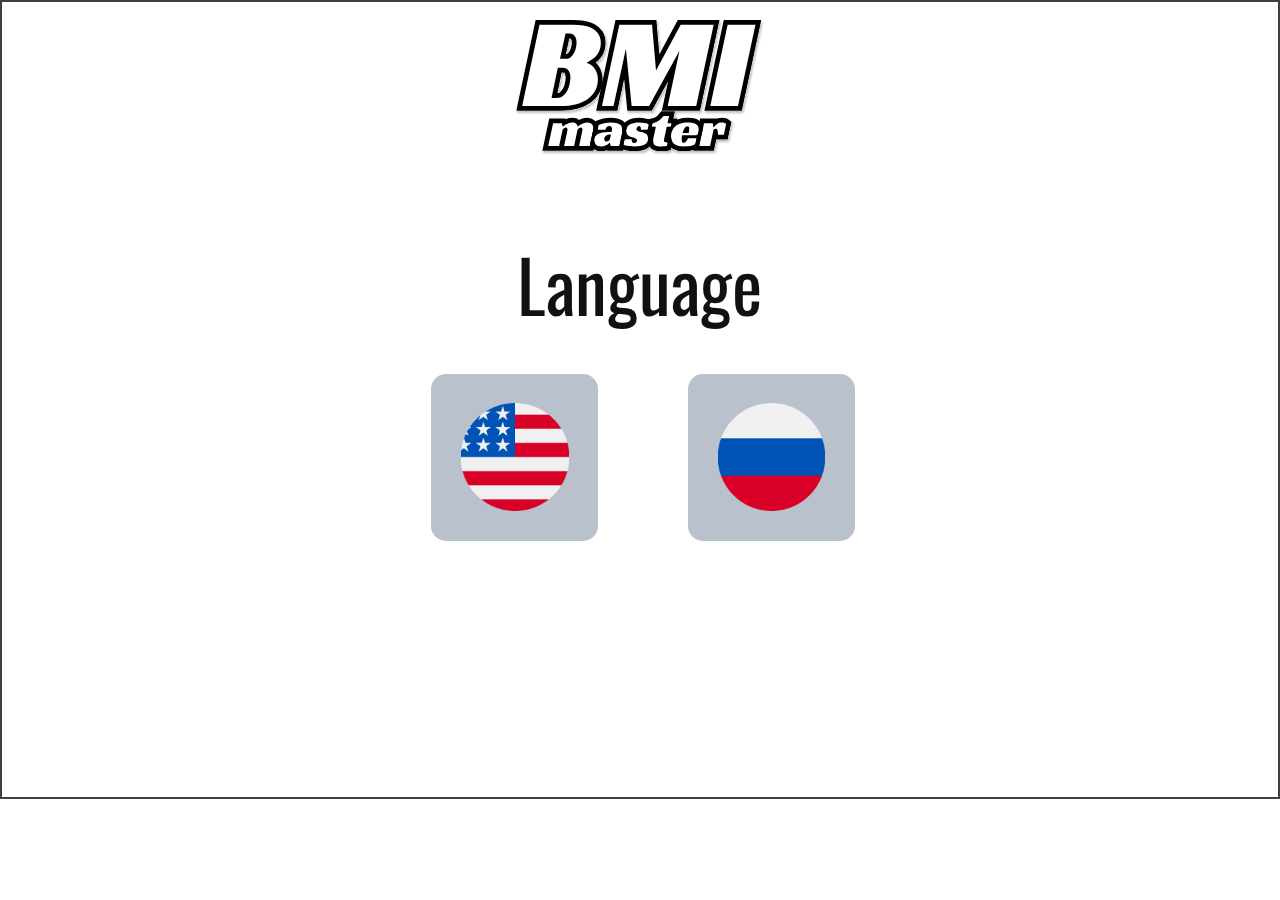
<file: page/index.html>
<!DOCTYPE html>
<html style="font-size: 16px;" lang="ru"><head>
    <meta name="viewport" content="width=device-width, initial-scale=1.0">
    <meta charset="utf-8">
    <meta name="description" content="">
    <title>Language</title>
    <link rel="stylesheet" href="nicepage.css" media="screen">
<link rel="stylesheet" href="Language.css" media="screen">
    <script class="u-script" type="text/javascript" src="jquery.js" defer=""></script>
    <script class="u-script" type="text/javascript" src="nicepage.js" defer=""></script>
    <link id="u-theme-google-font" rel="stylesheet" href="https://fonts.googleapis.com/css?family=Roboto:100,100i,300,300i,400,400i,500,500i,700,700i,900,900i|Open+Sans:300,300i,400,400i,500,500i,600,600i,700,700i,800,800i">
    <link id="u-page-google-font" rel="stylesheet" href="https://fonts.googleapis.com/css?family=Oswald:200,300,400,500,600,700">
    
    
    <script type="application/ld+json">{
		"@context": "http://schema.org",
		"@type": "Organization",
		"name": ""
}</script>
    <meta name="theme-color" content="#478ac9">
    <meta property="og:title" content="Language">
    <meta property="og:type" content="website">
  <meta data-intl-tel-input-cdn-path="intlTelInput/"></head>
  <body data-home-page="Language.html" data-home-page-title="Language" class="u-body u-xl-mode" data-lang="ru">
    <section class="skrollable u-border-2 u-border-grey-75 u-clearfix u-white u-section-1" id="sec-b141">
      <div class="u-clearfix u-sheet u-sheet-1">
        <img class="u-image u-image-default u-image-1" src="images/logo.svg" alt="" data-image-width="420" data-image-height="229">
        <h1 class="u-custom-font u-font-oswald u-text u-text-default u-text-1">Language</h1>
        <div class="u-container-style u-grey-10 u-group u-opacity u-opacity-0 u-group-1">
          <div class="u-container-layout">
            <div class="u-palette-5-base u-preserve-proportions u-radius-15 u-shape u-shape-round u-shape-1"></div>
            <a href="En.html">
            <img class="u-image u-image-contain u-image-default u-preserve-proportions u-image-2" src="images/united-states1.png" alt="" data-image-width="160" data-image-height="161">
            </a>
          </div>
        </div>
        <div class="u-container-style u-grey-10 u-group u-opacity u-opacity-0 u-group-2">
          <div class="u-container-layout">
            <div class="u-palette-5-base u-preserve-proportions u-radius-15 u-shape u-shape-round u-shape-2"></div>
          <a href="Ru.html">
            <img class="u-image u-image-contain u-image-default u-preserve-proportions u-image-3" src="images/russia1.png" alt="" data-image-width="160" data-image-height="161">
          </a>
          </div>
        </div>
      </div>
    </section>
  
</body></html>
</file>
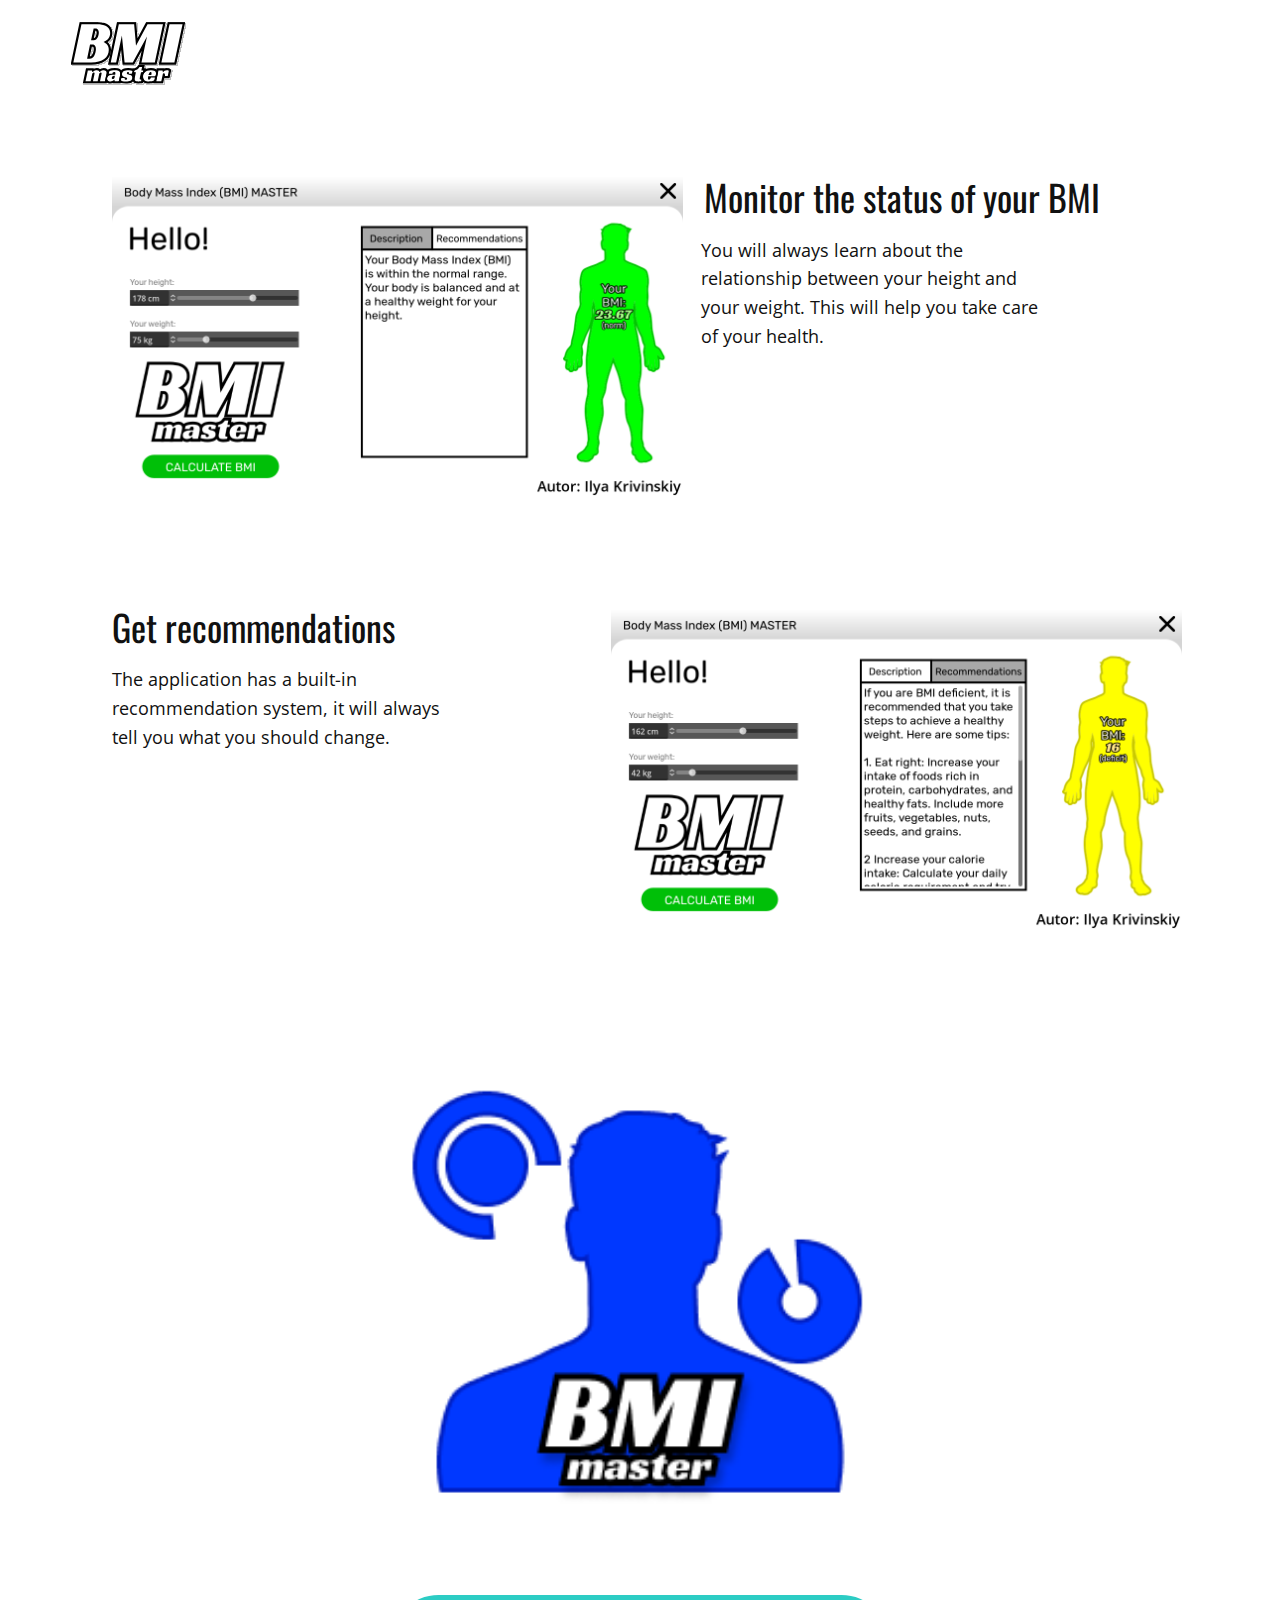
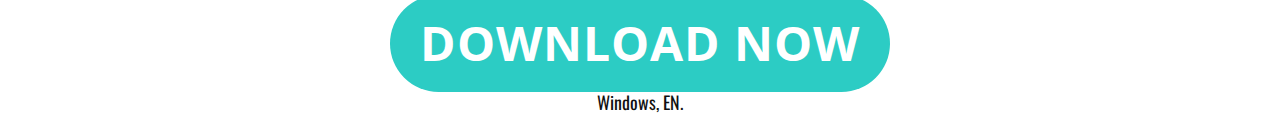
<file: page/En.html>
<!DOCTYPE html>
<html style="font-size: 16px;" lang="ru"><head>
    <meta name="viewport" content="width=device-width, initial-scale=1.0">
    <meta charset="utf-8">
    <meta name="description" content="">
    <title>En</title>
    <link rel="stylesheet" href="nicepage.css" media="screen">
<link rel="stylesheet" href="En.css" media="screen">
    <script class="u-script" type="text/javascript" src="jquery.js" defer=""></script>
    <script class="u-script" type="text/javascript" src="nicepage.js" defer=""></script>
    <link id="u-theme-google-font" rel="stylesheet" href="https://fonts.googleapis.com/css?family=Roboto:100,100i,300,300i,400,400i,500,500i,700,700i,900,900i|Open+Sans:300,300i,400,400i,500,500i,600,600i,700,700i,800,800i">
    <link id="u-page-google-font" rel="stylesheet" href="https://fonts.googleapis.com/css?family=Oswald:200,300,400,500,600,700">
    
    
    
    <script type="application/ld+json">{
		"@context": "http://schema.org",
		"@type": "Organization",
		"name": "",
		"logo": "images/logo.svg"
}</script>
    <meta name="theme-color" content="#478ac9">
    <meta property="og:title" content="En">
    <meta property="og:type" content="website">
  <meta data-intl-tel-input-cdn-path="intlTelInput/"></head>
  <body class="u-body u-xl-mode" data-lang="ru"><header class="u-clearfix u-header u-header" id="sec-0dd4"><div class="u-clearfix u-sheet u-sheet-1">
        <a href="./" class="u-image u-logo u-image-1" data-image-width="420" data-image-height="229">
          <img src="images/logo.svg" class="u-logo-image u-logo-image-1">
        </a>
      </div></header>
    <section class="u-clearfix u-section-1" id="sec-c6e1">
      <div class="u-clearfix u-sheet u-sheet-1">
        <img class="u-expanded-width-xs u-image u-image-contain u-image-default u-image-1" src="images/screenshot3.png" alt="" data-image-width="1152" data-image-height="648">
        <h2 class="u-custom-font u-font-oswald u-text u-text-default-lg u-text-default-md u-text-default-sm u-text-default-xl u-text-1"> Monitor the status of your BMI</h2>
        <p class="u-text u-text-2"> You will always learn about the relationship between your height and your weight. This will help you take care of your health.</p>
        <h2 class="u-custom-font u-font-oswald u-text u-text-default u-text-3"> Get recommendations</h2>
        <p class="u-text u-text-4"> The application has a built-in recommendation system, it will always tell you what you should change.</p>
        <img class="u-expanded-width-xs u-image u-image-contain u-image-default u-image-2" src="images/screenshot4.png" alt="" data-image-width="1152" data-image-height="648">
      </div>
    </section>
    <section class="u-clearfix u-section-2" id="sec-e086">
      <div class="u-clearfix u-sheet u-sheet-1">
        <img class="u-hidden-xs u-image u-image-contain u-image-default u-preserve-proportions u-image-1" src="images/icon.png" alt="" data-image-width="239" data-image-height="239">
        <a href="https://github.com/2pe4Ka2/BMI-Master/raw/main/BMI_MasterEN.zip" class="u-border-none u-btn u-btn-round u-button-style u-hover-palette-4-light-2 u-palette-4-base u-radius-50 u-btn-1">DOWNLOAD NOW</a>
        <h6 class="u-custom-font u-font-oswald u-text u-text-default u-text-1">Windows, EN.</h6>
      </div>
    </section>  
</body></html>
</file>
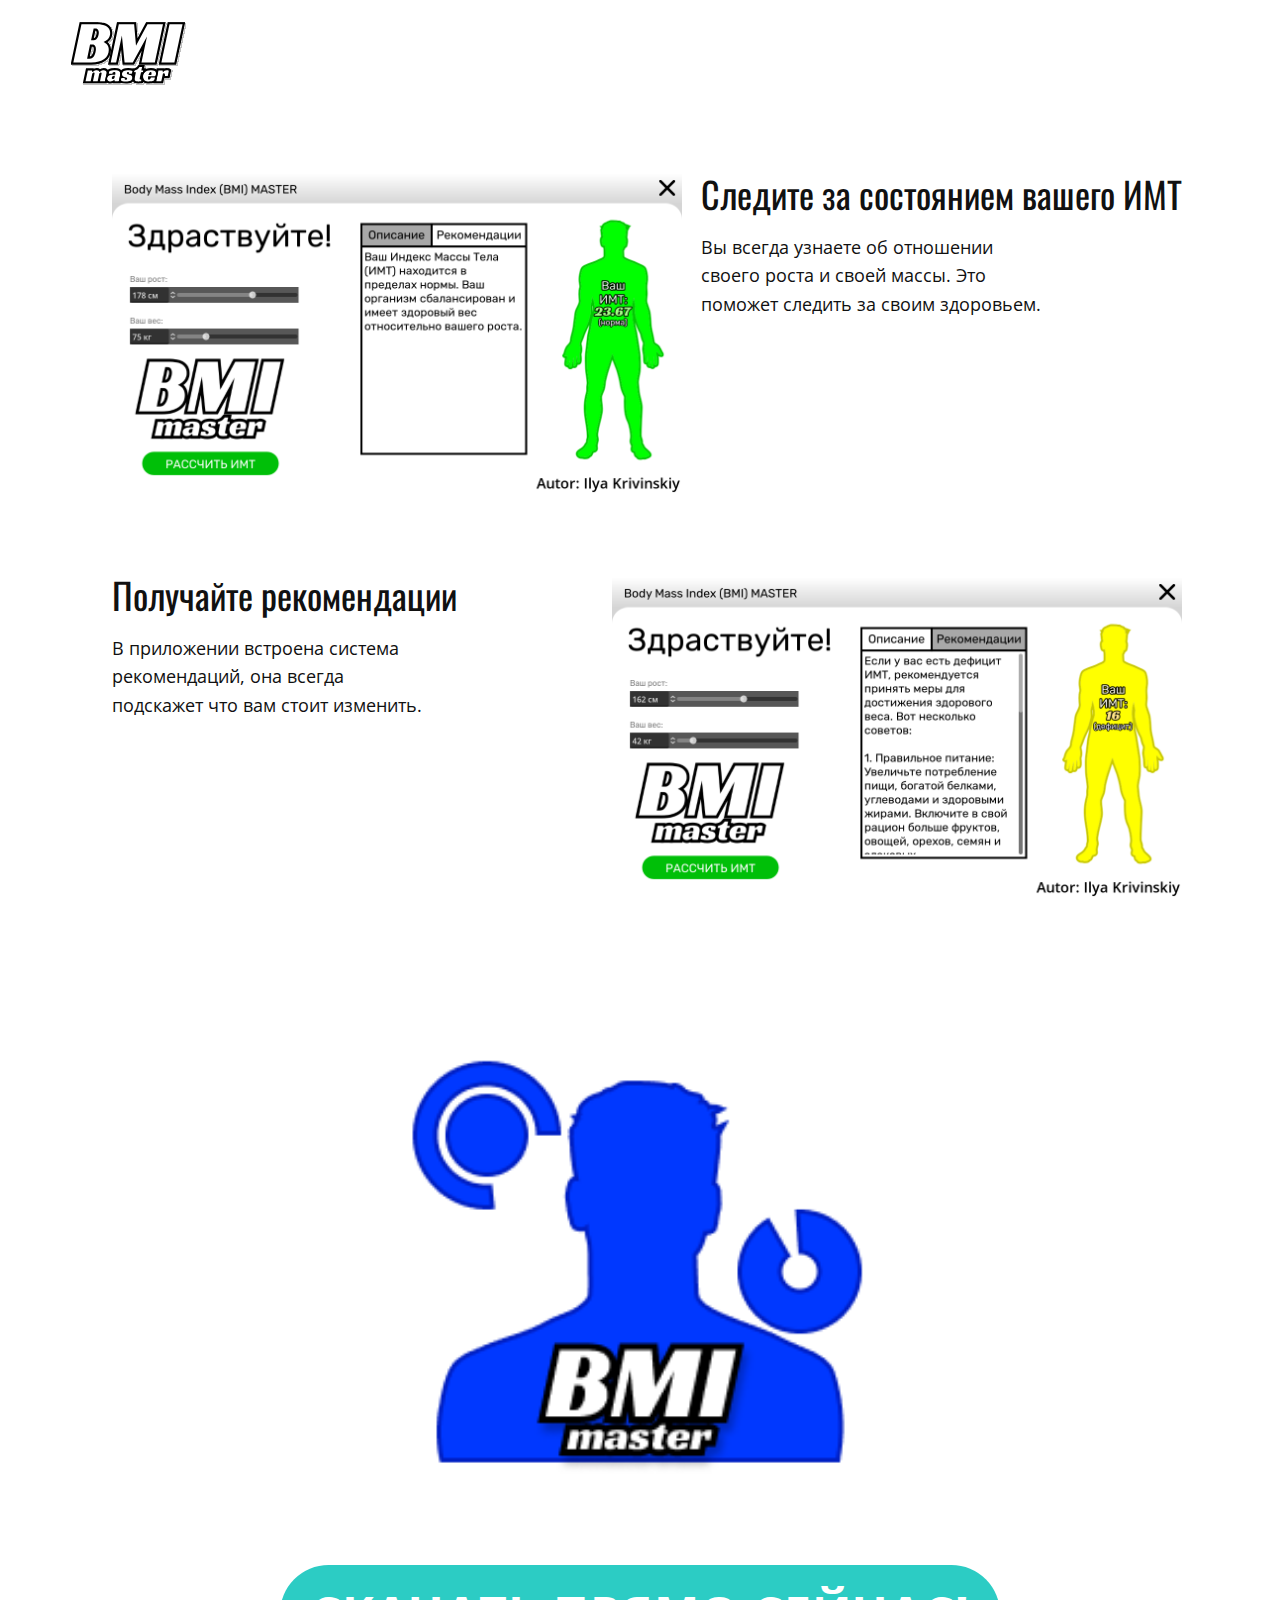
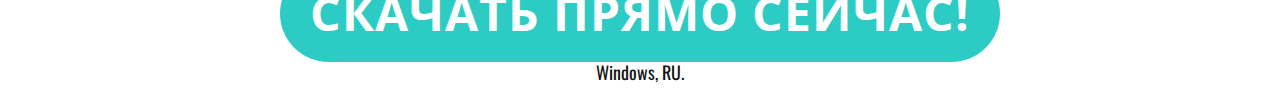
<file: page/Ru.html>
<!DOCTYPE html>
<html style="font-size: 16px;" lang="ru"><head>
    <meta name="viewport" content="width=device-width, initial-scale=1.0">
    <meta charset="utf-8">
    <meta name="description" content="">
    <title>Ru</title>
    <link rel="stylesheet" href="nicepage.css" media="screen">
<link rel="stylesheet" href="Ru.css" media="screen">
    <script class="u-script" type="text/javascript" src="jquery.js" defer=""></script>
    <script class="u-script" type="text/javascript" src="nicepage.js" defer=""></script>
    <link id="u-theme-google-font" rel="stylesheet" href="https://fonts.googleapis.com/css?family=Roboto:100,100i,300,300i,400,400i,500,500i,700,700i,900,900i|Open+Sans:300,300i,400,400i,500,500i,600,600i,700,700i,800,800i">
    <link id="u-page-google-font" rel="stylesheet" href="https://fonts.googleapis.com/css?family=Oswald:200,300,400,500,600,700">
    
    
    
    <script type="application/ld+json">{
		"@context": "http://schema.org",
		"@type": "Organization",
		"name": "",
		"logo": "images/logo.svg"
}</script>
    <meta name="theme-color" content="#478ac9">
    <meta property="og:title" content="Ru">
    <meta property="og:type" content="website">
  <meta data-intl-tel-input-cdn-path="intlTelInput/"></head>
  <body class="u-body u-xl-mode" data-lang="ru"><header class="u-clearfix u-header u-header" id="sec-0dd4"><div class="u-clearfix u-sheet u-sheet-1">
        <a href="./" class="u-image u-logo u-image-1" data-image-width="420" data-image-height="229">
          <img src="images/logo.svg" class="u-logo-image u-logo-image-1">
        </a>
      </div></header>
    <section class="u-clearfix u-section-1" id="sec-c6e1">
      <div class="u-clearfix u-sheet u-valign-middle-xl u-sheet-1">
        <img class="u-expanded-width-xs u-image u-image-contain u-image-default u-image-1" src="images/screenshot.png" alt="" data-image-width="1152" data-image-height="648">
        <h2 class="u-custom-font u-font-oswald u-text u-text-default-lg u-text-default-md u-text-default-sm u-text-default-xl u-text-1">Следите за состоянием вашего ИМТ</h2>
        <p class="u-text u-text-2">Вы всегда узнаете об отношении своего роста и своей массы. Это поможет следить за своим здоровьем.</p>
        <h2 class="u-custom-font u-font-oswald u-text u-text-default u-text-3">Получайте рекомендации</h2>
        <p class="u-text u-text-4">В приложении встроена система рекомендаций, она всегда подскажет&nbsp;что вам стоит изменить.</p>
        <img class="u-expanded-width-xs u-image u-image-contain u-image-default u-image-2" src="images/screenshot2.png" alt="" data-image-width="1152" data-image-height="648">
      </div>
    </section>
    <section class="u-clearfix u-section-2" id="sec-e086">
      <div class="u-clearfix u-sheet u-sheet-1">
        <img class="u-image u-image-contain u-image-default u-preserve-proportions u-image-1" src="images/icon.png" alt="" data-image-width="239" data-image-height="239">
        <a href="https://github.com/2pe4Ka2/BMI-Master/raw/main/BMI_MasterRU.zip" class="u-border-none u-btn u-btn-round u-button-style u-hover-palette-4-light-2 u-palette-4-base u-radius-50 u-btn-1">Скачать прямо сейчас!</a>
        <h6 class="u-custom-font u-font-oswald u-text u-text-default u-text-1">Windows, RU.</h6>
      </div>
    </section>
  
</body></html>
</file>
